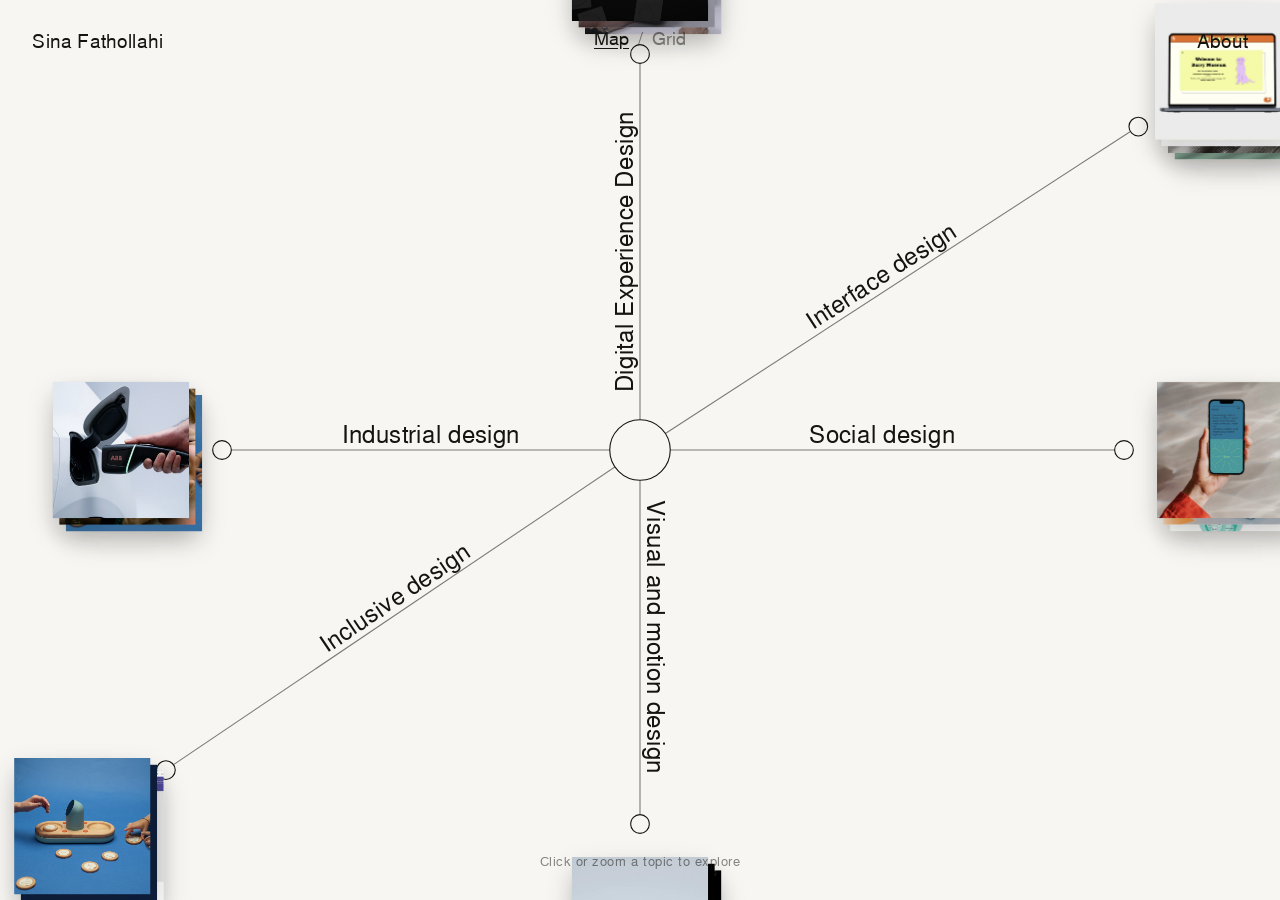
<file: index.html>
<!DOCTYPE html>
<html lang="en">
  <head>
    <meta charset="UTF-8" />
    <meta name="viewport" content="width=device-width, initial-scale=1.0" />
    <meta name="description" content="Sina portfolio — a map of disciplines. Explore topics to reveal projects." />
    <title>Sina Fathollahi</title>
    <link rel="stylesheet" href="style.css?v=66" />
  </head>
  <body>
    <header class="brand"><a href="#" data-home>Sina Fathollahi</a></header>

    <nav class="viewtoggle" data-viewtoggle aria-label="View">
      <button type="button" data-view="map" class="is-active">Map</button>
      <span>/</span>
      <button type="button" data-view="grid">Grid</button>
    </nav>

    <nav class="topnav" data-topnav aria-label="Sections">
      <button type="button" data-nav="projects">Projects</button>
      <button type="button" data-nav="about">About</button>
      <button type="button" data-nav="contact">Contact</button>
    </nav>

    <main class="stage" data-stage>
      <div class="canvas" data-canvas>
        <svg class="wires" data-wires aria-hidden="true"></svg>
        <div class="hub" data-hub></div>
        <!-- topics, labels and project stacks are injected by main.js -->
      </div>
      <p class="hint" data-hint>Click or zoom a topic to explore</p>
    </main>

    <!-- Grid view -->
    <section class="grid" data-grid>
      <div class="grid__inner" data-grid-inner></div>
    </section>

    <!-- Fullscreen project -->
    <div class="project" data-project hidden>
      <div class="project__tools">
        <button class="project__close" type="button" data-project-close aria-label="Close">
          <svg viewBox="0 0 24 24" width="24" height="24" aria-hidden="true">
            <path d="M5 5 L19 19 M19 5 L5 19" stroke="currentColor" stroke-width="1.3" fill="none" stroke-linecap="round" />
          </svg>
        </button>
        <button class="project__full" type="button" data-project-full aria-label="Toggle full screen">
          <svg viewBox="0 0 24 24" width="24" height="24" aria-hidden="true">
            <path d="M4 9 V4 H9 M15 4 H20 V9 M20 15 V20 H15 M9 20 H4 V15" stroke="currentColor" stroke-width="1.3" fill="none" stroke-linecap="round" stroke-linejoin="round" />
          </svg>
        </button>
        <button class="project__nav" type="button" data-project-prev aria-label="Previous project">
          <svg viewBox="0 0 24 24" width="24" height="24" aria-hidden="true">
            <path d="M11 6 L5 12 L11 18 M5 12 H19" stroke="currentColor" stroke-width="1.3" fill="none" stroke-linecap="round" stroke-linejoin="round" />
          </svg>
        </button>
        <button class="project__nav" type="button" data-project-next aria-label="Next project">
          <svg viewBox="0 0 24 24" width="24" height="24" aria-hidden="true">
            <path d="M13 6 L19 12 L13 18 M19 12 H5" stroke="currentColor" stroke-width="1.3" fill="none" stroke-linecap="round" stroke-linejoin="round" />
          </svg>
        </button>
      </div>
      <div class="project__grid">
        <div class="project__media" data-project-media></div>
        <div class="project__meta">
          <p class="project__field" data-project-field></p>
          <h1 class="project__title" data-project-title></h1>
          <div class="project__desc" data-project-desc></div>
        </div>
      </div>
    </div>

    <!-- About -->
    <section class="about" data-about hidden>
      <button class="about__close" type="button" data-about-close aria-label="Close">
        <svg viewBox="0 0 24 24" width="24" height="24" aria-hidden="true">
          <path d="M5 5 L19 19 M19 5 L5 19" stroke="currentColor" stroke-width="1.3" fill="none" stroke-linecap="round" />
        </svg>
      </button>
      <div class="about__grid">
        <figure class="about__photo">
          <img src="about/portrait.jpg?v=1" alt="Sina Fathollahi" />
        </figure>
        <div class="about__text">
          <p class="about__label">About</p>
          <h1 class="about__title">Product &amp; UX Designer</h1>
          <div class="about__bio">
            <p>I am a UX and product designer with a Master’s in Industrial Design and currently completing a Master’s in Digital Experience Design at ECAL.</p>
            <p>My focus is on designing clear, useful, and engaging digital experiences. Working across different areas of design has given me a <span class="about__skills" tabindex="0">very particular set of skills<img class="about__skills-gif" src="about/skills.gif?v=1" alt="" aria-hidden="true" /></span> and a broad view of each project—from user research and analytical thinking to interaction design, prototyping, visual communication, and experimentation with code.</p>
            <p>This allows me to understand complex challenges, connect different perspectives, and turn them into thoughtful and feasible digital solutions.</p>
          </div>

          <h3 class="about__heading">Education</h3>
          <ul class="about__list">
            <li><span class="about__row-title">M.A. Digital Experience Design</span><span class="about__row-sub">ECAL, Lausanne · 2025–2026</span></li>
            <li><span class="about__row-title">M.A. Industrial Design — Inclusive Design</span><span class="about__row-sub">FHNW Academy of Art &amp; Design Basel, ICDP · 2022–2025</span></li>
            <li><span class="about__row-title">Technical Bachelor in Industrial Design</span><span class="about__row-sub">Tehran University of Art · 2016–2020</span></li>
          </ul>

          <h3 class="about__heading">Experience</h3>
          <ul class="about__list">
            <li><span class="about__row-title">Freelance Product and UX Designer</span><span class="about__row-sub">Independent · 2020–2025</span></li>
            <li><span class="about__row-title">Product Design Intern</span><span class="about__row-sub">Tribecraft AG, Zurich · 2024</span></li>
            <li><span class="about__row-title">Co-op Project Designer</span><span class="about__row-sub">ABB Research Center, Baden · 2023–2024</span></li>
            <li><span class="about__row-title">UX &amp; Product Design Intern</span><span class="about__row-sub">Vala Design Studio, Tehran · 2020–2021</span></li>
            <li><span class="about__row-title">Co-founder &amp; Designer</span><span class="about__row-sub">Dan Gift Studio, Tehran · 2019–2020</span></li>
          </ul>

          <h3 class="about__heading">Contact</h3>
          <ul class="about__list about__contact">
            <li><span class="about__row-sub">Email</span><a href="mailto:sina.fathollahi@outlook.com">sina.fathollahi@outlook.com</a></li>
            <li><span class="about__row-sub">Location</span><span class="about__row-title">Basel / Lausanne, Switzerland</span></li>
            <li><span class="about__row-sub">LinkedIn</span><span class="about__row-title">Sina Fathollahi</span></li>
          </ul>
        </div>
      </div>
    </section>

    <script src="projects-data.js?v=23"></script>
    <script src="main.js?v=80"></script>
  </body>
</html>
</file>
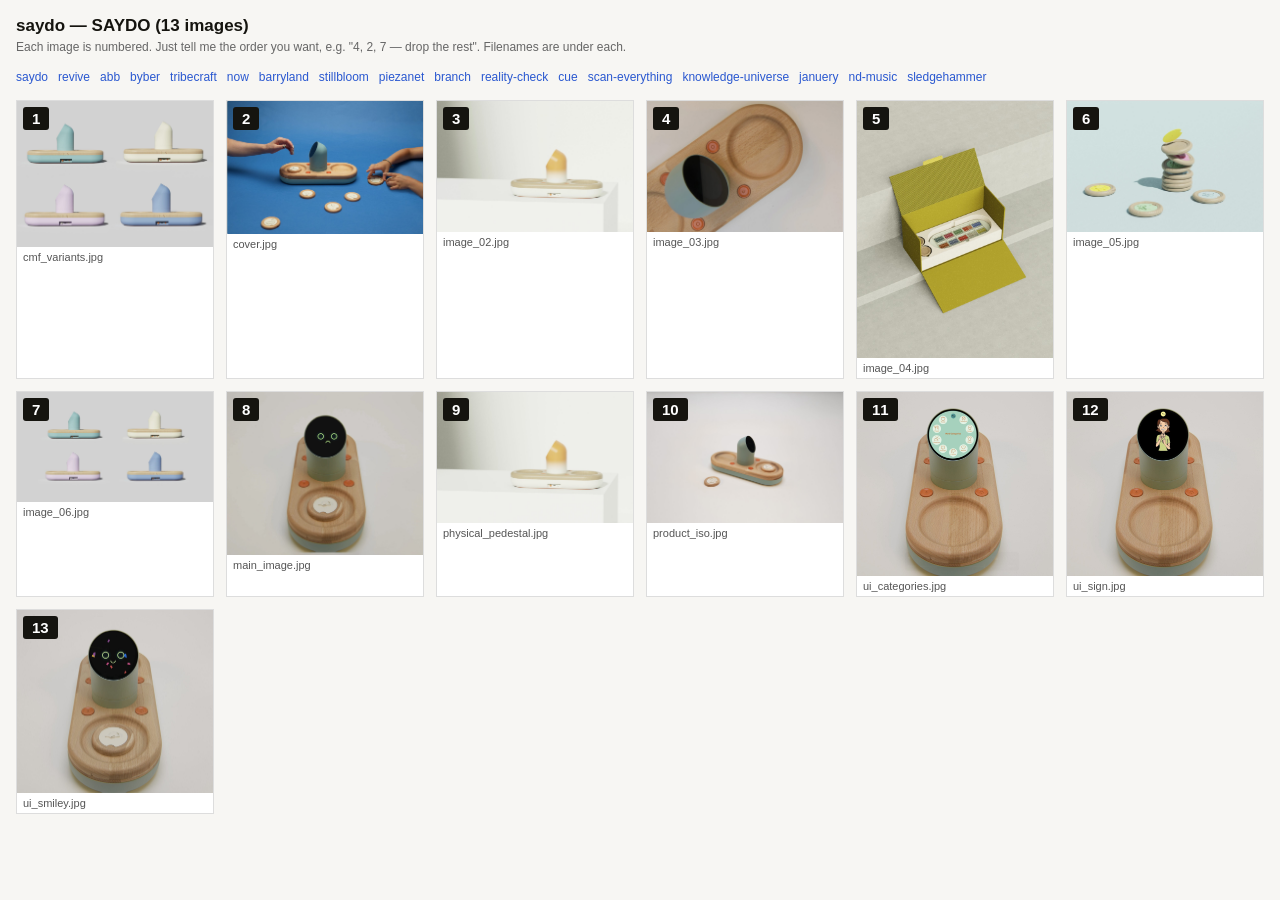
<file: contact-sheet.html>
<!DOCTYPE html>
<html>
<head>
<meta charset="UTF-8">
<meta name="viewport" content="width=device-width, initial-scale=1.0">
<title>Contact sheet</title>
<style>
  body { font-family: -apple-system, sans-serif; background: #f7f6f3; color: #15140f; margin: 0; padding: 16px 16px 60px; }
  h1 { font-size: 17px; margin: 0 0 4px; }
  .hint { font-size: 12px; color: #666; margin: 0 0 16px; }
  .nav { font-size: 12px; margin: 0 0 16px; }
  .nav a { margin-right: 10px; color: #2a58d0; text-decoration: none; }
  .sheet { display: grid; grid-template-columns: repeat(auto-fill, minmax(180px, 1fr)); gap: 12px; }
  .it { position: relative; background: #fff; border: 1px solid #ddd; }
  .it img { width: 100%; display: block; }
  .n { position: absolute; top: 6px; left: 6px; background: #15140f; color: #fff; font-size: 15px; font-weight: 700; padding: 3px 9px; border-radius: 3px; }
  .f { font-size: 11px; color: #555; padding: 4px 6px; word-break: break-all; }
</style>
</head>
<body>
<h1 id="t"></h1>
<p class="hint">Each image is numbered. Just tell me the order you want, e.g. "4, 2, 7 — drop the rest". Filenames are under each.</p>
<div class="nav" id="nav"></div>
<div class="sheet" id="s"></div>
<script>
(async () => {
  const data = await (await fetch('allimages.json?cb=' + Date.now())).json();
  const key = new URLSearchParams(location.search).get('p') || Object.keys(data)[0];
  document.getElementById('nav').innerHTML = Object.keys(data).map(k =>
    '<a href="?p=' + k + '">' + k + '</a>').join('');
  const p = data[key];
  document.getElementById('t').textContent = key + ' — ' + p.title + ' (' + p.images.length + ' images)';
  document.getElementById('s').innerHTML = p.images.map((src, i) =>
    '<div class="it"><span class="n">' + (i + 1) + '</span><img loading="lazy" src="' + src + '"><div class="f">' + src.split('/').pop() + '</div></div>'
  ).join('');
})();
</script>
</body>
</html>
</file>
<file: style.css>
@font-face {
  font-family: "Nimbus Sans L";
  src: url("fonts/NimbusSanL-Regu.ttf") format("truetype");
  font-weight: 400; font-style: normal; font-display: swap;
}
@font-face {
  font-family: "Nimbus Sans L";
  src: url("fonts/NimbusSanL-Bold.ttf") format("truetype");
  font-weight: 700; font-style: normal; font-display: swap;
}
@font-face {
  font-family: "Nimbus Sans L";
  src: url("fonts/NimbusSanL-ReguItal.ttf") format("truetype");
  font-weight: 400; font-style: italic; font-display: swap;
}

:root {
  --bg: #f7f6f3;          /* near-white paper */
  --ink: #15140f;         /* black */
  --line: rgba(21, 20, 15, 0.55);   /* thin spoke lines */
  --muted: rgba(21, 20, 15, 0.5);
}

* { box-sizing: border-box; }

html { font-size: 18px; }      /* root size — bumps every rem-based text up */
html, body {
  margin: 0;
  height: 100%;
  overflow: hidden;
  overscroll-behavior: none;
}
body {
  background: var(--bg);
  color: var(--ink);
  font-family: "Nimbus Sans L", Helvetica, Arial, sans-serif;
  font-size: 18px;       /* bumped up — everything scales from here */
  -webkit-font-smoothing: antialiased;
}
a { color: inherit; text-decoration: none; }
::selection { background: var(--ink); color: var(--bg); }

/* ── Brand ── */
.brand {
  position: fixed;
  top: 1.6rem;
  left: 1.8rem;
  z-index: 50;          /* above the grid view so the name stays visible there too */
}
.brand a {
  font-size: 1.05rem;
  font-weight: 400;
  letter-spacing: 0.01em;
}

/* ── View toggle (Map / Grid) ── */
.viewtoggle {
  position: fixed;
  top: 1.5rem;
  left: 50%;
  transform: translateX(-50%);
  z-index: 50;
  display: flex;
  align-items: center;
  gap: 0.5rem;
  font-size: 1rem;
}
.viewtoggle span { color: var(--muted); }
.viewtoggle button {
  border: 0;
  background: none;
  font: inherit;
  color: var(--muted);
  cursor: pointer;
  padding: 0;
  transition: color 0.25s ease;
}
.viewtoggle button:hover { color: var(--ink); }
.viewtoggle button.is-active { color: var(--ink); text-decoration: underline; text-underline-offset: 3px; }

/* ── Top-right nav (Projects / About / Contact) — plain text, no extra style ── */
.topnav {
  position: fixed;
  top: 1.6rem;
  right: 1.8rem;
  z-index: 50;
  display: flex;
  gap: 1.5rem;
  font-size: 1.05rem;
}
.topnav button {
  border: 0; background: none; font: inherit; color: var(--ink);
  cursor: pointer; padding: 0;
  transition: color 0.2s ease;
}
.topnav button:hover { color: var(--muted); }
.topnav button[data-nav="projects"], .topnav button[data-nav="contact"] { display: none; }  /* keep only About */

/* ── Grid view ── full-screen, responsive, rows stretch to fill the viewport */
.grid {
  display: none;
  position: fixed;
  inset: 0;
  z-index: 40;
  overflow-y: auto;
  background: var(--bg);
  padding-top: 4.6rem;          /* match the space above the top-bar text below it too */
}
body.view-grid .grid { display: flex; flex-direction: column; }
body.view-grid .stage,
body.view-grid .hint { display: none; }

.grid__inner {
  flex: 1 0 auto;               /* fill the remaining height under the toggle */
  display: grid;
  grid-template-columns: repeat(auto-fill, minmax(max(220px, 24%), 1fr));  /* ≤ 4 columns */
  grid-auto-rows: minmax(200px, 1fr);   /* few rows → stretch to fill; many → scroll */
  gap: 0;
  background: var(--bg);
  border-top: 1px solid var(--ink);
  border-left: 1px solid var(--ink);
}
.cell {
  position: relative;
  display: block;
  padding: 0;
  margin: 0;
  /* the only "space" — thin black lines between cells */
  border: 0;
  border-right: 1px solid var(--ink);
  border-bottom: 1px solid var(--ink);
  background: var(--bg);
  min-height: 200px;
  overflow: hidden;
  cursor: pointer;
}
.cell img { width: 100%; height: 100%; object-fit: cover; display: block; }
.cell__name {
  position: absolute;
  left: 0;
  bottom: 0;
  background: #fff;               /* slim white box */
  color: var(--ink);
  font-size: 0.72rem;
  letter-spacing: 0.01em;
  padding: 0.28rem 0.6rem;
  max-width: 100%;
  white-space: nowrap;
  overflow: hidden;
  text-overflow: ellipsis;
}

/* ── Stage / canvas ── */
.stage {
  position: fixed;
  inset: 0;
  overflow: hidden;
  cursor: grab;
  touch-action: none;
  user-select: none;
  background: var(--bg);
}
.stage.is-dragging { cursor: grabbing; }

.canvas {
  position: absolute;
  top: 0; left: 0;
  width: 2900px;                 /* must match CANVAS_W/H in main.js for correct centering */
  height: 2100px;
  transform-origin: 0 0;
  will-change: transform;
}

/* ── Wires (spokes) ── */
.wires { position: absolute; inset: 0; width: 100%; height: 100%; pointer-events: none; overflow: visible; }
.wires line {
  stroke: var(--line);
  stroke-width: 1;
  vector-effect: non-scaling-stroke;   /* keep 1px crisp at any zoom */
}
.wires line.connect { stroke: var(--ink); stroke-dasharray: 4 4; }
/* sub-spokes branch off each topic tip — fade in with zoom via inherited --sep */
/* sub-spokes GROW outward in step with the zoom (--sep): the line draws from the
   node and reaches the photo just as it finishes sliding out. */
.wires line.subwire {
  stroke: var(--line);
  stroke-dasharray: 1;                          /* pathLength="1" → dash math runs 0..1 */
  stroke-dashoffset: calc(1 - var(--sep, 0));   /* sep 0 → undrawn, sep 1 → fully drawn */
}

/* ── Hub ── */
.hub {
  position: absolute;
  width: 56px;
  height: 56px;
  border: 1px solid var(--ink);
  border-radius: 50%;
  background: var(--bg);
  transform: translate(-50%, -50%);
  z-index: 6;
  cursor: pointer;
}
.hub__label {
  position: absolute;
  top: calc(100% + 0.55rem);
  left: 50%;
  transform: translateX(-50%);
  font-size: 0.78rem;
  letter-spacing: 0.01em;
  white-space: nowrap;
}

/* ── Topic endpoint dots ── */
.node {
  position: absolute;
  width: 18px;
  height: 18px;
  border: 1px solid var(--ink);
  border-radius: 50%;
  background: var(--bg);
  transform: translate(-50%, -50%);
  cursor: pointer;
  z-index: 7;
  transition: background 0.3s ease;
}
.node.is-pinned { background: var(--ink); }
.node.dim { opacity: 0.28; }

/* ── Spoke labels — always horizontal (up is up), set OFF the line, above it.
   The exact anchor transform is set per-label by JS. ── */
.label {
  position: absolute;
  z-index: 14;                   /* always above the photo stacks */
  padding: 1px 5px;
  border: 0;
  background: none;              /* no fill behind the label text */
  font-family: inherit;
  font-size: 1.2rem;             /* bigger discipline labels */
  letter-spacing: 0.01em;
  color: var(--ink);
  white-space: nowrap;
  cursor: pointer;
  display: inline-flex;
  align-items: center;
  gap: 0.35rem;
  opacity: 0;
  transition: opacity 0.4s ease;
}
.label.in { opacity: 1; }
/* text appears only once the photos have reached full separation (last stretch of --sep) */
.label--sub { font-size: 0.95rem; color: var(--muted); opacity: calc((var(--sep, 0) - 0.82) / 0.18); pointer-events: none; cursor: default; transition: none; }
/* the tip dot fades in as its line finishes drawing */
.node--sub { width: 12px; height: 12px; opacity: calc((var(--sep, 0) - 0.85) / 0.15); pointer-events: none; transition: background 0.3s ease; }
.label__tri {                      /* the ▷ marker, shown when open */
  width: 0; height: 0;
  border-top: 4px solid transparent;
  border-bottom: 4px solid transparent;
  border-left: 6px solid var(--ink);
  opacity: 0;
  transition: opacity 0.3s ease;
}
.label.is-open .label__tri { opacity: 1; }

/* ── Project photos ──
   One photo per project. Each rests piled at its discipline node when zoomed
   out (--sep 0) and slides out to the tip of its own sub-spoke (--ddx,--ddy,
   set per photo in JS) as you zoom in (--sep → 1). Hovering one dims the rest. */
.canvas { --sep: 0; }
.branchset { display: contents; }   /* no box of its own; children sit on the canvas */

.photo {
  position: absolute;
  width: 124px;
  aspect-ratio: 1 / 1;
  padding: 0;
  border: 0;
  overflow: hidden;
  background: rgba(0,0,0,0.05);
  box-shadow: 0 10px 24px rgba(21,20,15,0.14);
  cursor: pointer;
  z-index: calc(12 - var(--i));   /* keep below labels (z14); first photo on top */
  transform: translate(-50%, -50%)
    translate(
      calc(var(--ddx, 0) * 1px * var(--sep)),
      calc(var(--ddy, 0) * 1px * var(--sep))
    );
  transition: opacity 0.3s ease, box-shadow 0.3s ease;
}
.photo img { width: 100%; height: 100%; object-fit: cover; pointer-events: none; }
/* hover one project → dim the others to focus it */
.branchset:hover .photo { opacity: 0.25; }
.branchset:hover .photo:hover {
  opacity: 1;
  z-index: 30;
  box-shadow: 0 18px 40px rgba(21,20,15,0.28);
}
/* project open (desktop): spotlight the selected project, dim the rest;
   hovering any still brings it fully back, as usual */
.canvas.is-projectview .photo { opacity: 0.22; }
.canvas.is-projectview .photo.is-selected { opacity: 1; }
.canvas.is-projectview .photo:hover { opacity: 1; }

/* ── Minimal hint ── */
.hint {
  position: fixed;
  left: 50%;
  bottom: 1.7rem;
  transform: translateX(-50%);
  z-index: 20;
  margin: 0;
  font-size: 0.72rem;
  letter-spacing: 0.04em;
  color: var(--muted);
  pointer-events: none;
  transition: opacity 0.6s ease;
}
.hint.is-hidden { opacity: 0; }

/* ── Fullscreen project ── */
.project {
  position: fixed; inset: 0; z-index: 60;
  --pad-x: clamp(2rem, 4vw, 4rem);    /* panel side padding — also where the photo column begins */
  background: transparent;             /* left gutter stays see-through onto the map */
  pointer-events: none;               /* clicks in the gutter fall through to the map */
  opacity: 0;
  transform: scale(1.04);
  transform-origin: center;
  transition: opacity 0.45s ease, transform 0.5s cubic-bezier(0.22, 1, 0.36, 1);
}
.project[hidden] { display: none; }
.project.in { opacity: 1; transform: scale(1); }      /* simple entry (grid view) */

/* ── Shared-element morph (clicking a photo on the map) ── */
.hero-clone {
  position: fixed;
  z-index: 70;
  background-size: cover;
  background-position: center;
  pointer-events: none;
  box-shadow: 0 16px 40px rgba(21, 20, 15, 0.14);
}
.hero-clone.morph {
  transition: left 0.6s cubic-bezier(0.22, 1, 0.36, 1),
              top 0.6s cubic-bezier(0.22, 1, 0.36, 1),
              width 0.6s cubic-bezier(0.22, 1, 0.36, 1),
              height 0.6s cubic-bezier(0.22, 1, 0.36, 1);
}
/* Phase 1 — page visible but transparent; only the morphing clone shows over the map */
.project.is-entering {
  opacity: 1;
  transform: none;
  transition: none;
}
.project.is-entering .project__grid { background: transparent; border-left-color: transparent; }
.project.is-entering [data-project-media] img,
.project.is-entering .project__meta,
.project.is-entering .project__close { opacity: 0; }
/* Phase 2 — fill the panel, hand off to the real hero, then build the content */
.project.is-open {
  opacity: 1;
  transform: none;
}
.project.is-open .project__grid {
  background: var(--bg);
  border-left-color: var(--ink);
  transition: background 0.45s ease, border-left-color 0.45s ease,
              width 0.45s cubic-bezier(0.22, 1, 0.36, 1);
}
.project.is-open [data-project-media] img:first-child { opacity: 1; }   /* matches the clone */
.project.is-open .project__close { opacity: 1; transition: opacity 0.4s ease 0.2s; }
.project.is-open .project__meta,
.project.is-open [data-project-media] img:not(:first-child) {
  opacity: 1;
  transition: opacity 0.5s ease 0.18s;
}
.project__tools {
  /* left edge lines up with the photo column (panel left + side padding); the
     -0.3rem cancels the buttons' own padding so the icon sits on that line */
  position: fixed; top: 1.5rem; left: calc(25vw + var(--pad-x) - 0.3rem); z-index: 2;
  display: flex; gap: 0.5rem;
  pointer-events: auto;               /* stays clickable even though the gutter doesn't */
  transition: left 0.45s cubic-bezier(0.22, 1, 0.36, 1);
}
.project.is-full .project__tools { left: calc(var(--pad-x) - 0.3rem); }   /* panel fills the screen */
.project__tools button {
  border: 0; background: none; padding: 0.3rem; line-height: 0;
  cursor: pointer; color: var(--ink);
  opacity: 0.65; transition: opacity 0.2s ease;
  /* paper-coloured halo — invisible on the bg, keeps icons visible over dark images */
  filter: drop-shadow(0 0 3px var(--bg)) drop-shadow(0 0 2px var(--bg));
}
.project__tools button:hover { opacity: 1; }
.project__tools svg { display: block; }
/* map-opened project shows the full-screen toggle; grid-opened shows prev/next */
.project__nav { display: none; }
.project.from-grid .project__full { display: none; }
.project.from-grid .project__nav { display: block; }
.project.is-full .project__nav { display: block; }  /* full screen (incl. map mode) shows prev/next */
/* full-screen project — panel covers the whole viewport, no map gutter / divider */
.project.is-full .project__grid { width: 100%; border-left: 0; }
.project__grid {
  height: 100%;
  width: 75vw;                        /* the panel takes 3/4 of the screen, map gets the rest */
  margin-left: auto;                  /* leaves a transparent map gutter on the left */
  background: var(--bg);
  border-left: 1px solid var(--ink);  /* thin divider between map (left) and project (right) */
  pointer-events: auto;               /* the panel itself captures clicks */
  display: grid;
  grid-template-columns: 1.4fr 1fr;
  grid-template-rows: minmax(0, 1fr); /* each column bounded to the panel height, scrolls on its own */
  gap: clamp(1.5rem, 5vw, 5rem);
  padding: 0 var(--pad-x);            /* no vertical padding — columns run full height */
  overflow: hidden;
}
/* each column scrolls independently, edge to edge; the vertical padding lives
   INSIDE the scroll so content starts below the toolbar but can scroll all the
   way to the top/bottom of the browser before it disappears */
.project__media, .project__meta {
  min-height: 0; overflow-y: auto; overscroll-behavior: contain;
  padding-block: clamp(4rem, 8vw, 7rem);
  scrollbar-width: none;              /* hide the scrollbars, keep the scroll */
}
.project__media::-webkit-scrollbar, .project__meta::-webkit-scrollbar { width: 0; height: 0; }
.project__media { display: block; }   /* block, not flex — flex breaks aspect-ratio on the video boxes */
.project__media > * + * { margin-top: 0.9rem; }
.project__media img { width: 100%; display: block; box-shadow: 0 16px 40px rgba(21,20,15,0.14); }
/* Vimeo video box — sits where images sit, same shadow; sized by aspect */
.project__video {
  position: relative; width: 100%; background: #000; overflow: hidden;
  box-shadow: 0 16px 40px rgba(21, 20, 15, 0.14);
}
.project__video iframe { position: absolute; inset: 0; width: 100%; height: 100%; border: 0; display: block; }
/* fallback aspect — the exact ratio is set inline from the real Vimeo size */
.project__video--wide { aspect-ratio: 16 / 9; }
.project__video--square { aspect-ratio: 1 / 1; }
.project__video--portrait { aspect-ratio: 9 / 16; max-width: 360px; margin-inline: auto; }
/* consecutive vertical stories sit side by side in a row on wide screens */
.project__video-row { display: flex; gap: 0.9rem; align-items: flex-start; }
.project__video-row .project__video { flex: 1 1 0; max-width: none; margin-inline: 0; }
.project__meta { align-self: stretch; }
.project__field { margin: 0 0 0.7rem; font-size: 0.78rem; letter-spacing: 0.04em; color: var(--muted); }
.project__title { margin: 0 0 1.3rem; font-size: clamp(1.8rem, 4vw, 3rem); font-weight: 500; line-height: 1.05; letter-spacing: -0.01em; }
.project__desc { margin: 0; font-size: 1rem; line-height: 1.6; max-width: 46ch; color: rgba(21,20,15,0.8); }
.project__desc p { margin: 0 0 1rem; }
.project__metaline { font-size: 0.78rem; letter-spacing: 0.04em; text-transform: uppercase; color: var(--muted); }
.project__lead { font-size: 1.08rem; color: var(--ink); }
.project__desc h3 {
  margin: 1.6rem 0 0.4rem;
  font-size: 0.72rem;
  font-weight: 600;
  letter-spacing: 0.08em;
  text-transform: uppercase;
  color: var(--ink);
}

/* ── About page (same visual language as the project view) ── */
.about {
  position: fixed; inset: 0; z-index: 60;
  background: var(--bg);
  overflow-y: auto;
  opacity: 0; transform: scale(1.02);
  transition: opacity 0.4s ease, transform 0.5s cubic-bezier(0.22, 1, 0.36, 1);
}
.about[hidden] { display: none; }
.about.in { opacity: 1; transform: none; }
.about__close {
  position: fixed; top: 1.5rem; left: calc(50% - min(46vw, 620px) + 0.3rem); z-index: 2;
  border: 0; background: none; padding: 0.3rem; line-height: 0; cursor: pointer;
  color: var(--ink); opacity: 0.65; transition: opacity 0.2s ease;
}
.about__close:hover { opacity: 1; }
.about__close svg { display: block; }
.about__grid {
  max-width: min(92vw, 1240px);
  margin: 0 auto;
  padding: clamp(4.5rem, 9vw, 7.5rem) 0 clamp(3rem, 6vw, 5rem);
  display: grid;
  grid-template-columns: minmax(260px, 38%) 1fr;
  gap: clamp(2rem, 5vw, 4.5rem);
  align-items: start;
}
.about__photo { margin: 0; position: sticky; top: clamp(4.5rem, 9vw, 7.5rem); }
.about__photo img {
  width: 100%; display: block; aspect-ratio: 1109 / 1600; object-fit: cover;
  box-shadow: 0 16px 40px rgba(21, 20, 15, 0.14);
}
.about__label { margin: 0 0 0.7rem; font-size: 0.78rem; letter-spacing: 0.04em; text-transform: uppercase; color: var(--muted); }
.about__title { margin: 0 0 1.3rem; font-size: clamp(1.8rem, 4vw, 3rem); font-weight: 500; line-height: 1.05; letter-spacing: -0.01em; }
.about__lead { margin: 0 0 2.4rem; font-size: 1.08rem; line-height: 1.6; max-width: 46ch; color: var(--ink); }
.about__bio { margin: 0 0 2.4rem; max-width: 46ch; }
.about__bio p { margin: 0 0 1rem; font-size: 1.05rem; line-height: 1.6; color: var(--ink); }
.about__bio p:first-child { font-size: 1.08rem; }
/* the "very particular set of skills" easter egg */
.about__skills {
  position: relative; text-decoration: underline; text-underline-offset: 3px;
  text-decoration-thickness: 1px; cursor: help;
}
.about__skills-gif {
  position: absolute; left: 0; bottom: 100%;
  width: 190px; max-width: 60vw; height: auto; display: block;
  margin-bottom: 10px; border-radius: 5px; box-shadow: 0 18px 44px rgba(21, 20, 15, 0.32);
  opacity: 0; visibility: hidden; transform: translateY(6px) scale(0.97);
  transition: opacity 0.2s ease, transform 0.2s ease; pointer-events: none; z-index: 6;
}
.about__skills:hover .about__skills-gif,
.about__skills:focus .about__skills-gif,
.about__skills:focus-visible .about__skills-gif {
  opacity: 1; visibility: visible; transform: translateY(0) scale(1);
}
.about__heading {
  margin: 2rem 0 0.8rem; font-size: 0.72rem; font-weight: 600;
  letter-spacing: 0.08em; text-transform: uppercase; color: var(--ink);
}
.about__list { list-style: none; margin: 0; padding: 0; max-width: 52ch; }
.about__list li { margin-bottom: 1rem; }
.about__row-title { display: block; font-size: 1rem; color: var(--ink); }
.about__row-sub { display: block; font-size: 0.88rem; color: var(--muted); letter-spacing: 0.01em; }
.about__contact li { display: grid; grid-template-columns: 6.5rem 1fr; align-items: baseline; gap: 0.6rem; margin-bottom: 0.6rem; }
.about__contact .about__row-sub { text-transform: uppercase; font-size: 0.72rem; letter-spacing: 0.06em; }
.about__contact a { color: var(--ink); text-decoration: none; }
.about__contact a:hover { text-decoration: underline; text-underline-offset: 3px; }

@media (max-width: 760px) {
  html { font-size: 15px; }                  /* scale all rem-based text down for the phone */
  /* top bar: Sina Fathollahi (left) · Map / List (centre) · About (right),
     vertically centred in the header band above the grid line */
  /* all three share the same top, height and flex-centring so their text aligns */
  .brand, .viewtoggle, .topnav { top: 1.75rem; height: 1.2rem; display: flex; align-items: center; }
  .brand { left: 1rem; }
  .brand a { font-size: 0.9rem; line-height: 1; }
  .viewtoggle { left: 50%; right: auto; transform: translateX(-50%); font-size: 0.9rem; gap: 0.4rem; }
  .viewtoggle button[data-view="grid"] { font-size: 0; }            /* swap "Grid" → "List" on phones */
  .viewtoggle button[data-view="grid"]::after { content: "List"; font-size: 0.9rem; }
  .topnav { right: 1rem; left: auto; gap: 1rem; font-size: 0.9rem; }
  .topnav button[data-nav="projects"], .topnav button[data-nav="contact"] { display: none; }  /* show only About */
  .label { font-size: 1.05rem; }             /* discipline labels */
  .label--sub { font-size: 0.85rem; }        /* project labels */
  .photo { width: 116px; }
  /* phone Grid view → a single-column list */
  .grid__inner { grid-template-columns: 1fr; grid-auto-rows: auto; border-left: 0; }
  .cell { min-height: 0; aspect-ratio: 3 / 2; border-right: 0; }
  /* phone: full-screen page, no map gutter / divider; single scroll (stacked) */
  .project__grid {
    grid-template-columns: 1fr;
    grid-template-rows: none;
    width: 100%; margin-left: 0; border-left: 0;
    overflow-y: auto;
    padding: clamp(4rem, 8vw, 7rem) var(--pad-x);
  }
  .project__media, .project__meta { overflow: visible; min-height: auto; padding-block: 0; }
  /* phone: stack the vertical-stories row instead of squeezing them side by side */
  .project__video-row { flex-direction: column; }
  .project__video-row .project__video--portrait { max-width: 360px; margin-inline: auto; }
  .project { pointer-events: auto; --pad-x: 1.4rem; }
  .project__tools { top: 1rem; left: calc(var(--pad-x) - 0.3rem); }
  .project__full { display: none; }   /* phone page is already full screen */
  .project__nav { display: block; }   /* prev/next always available on phones (map- or list-opened) */
  /* phone: show the text first, then the images */
  .project__meta { order: -1; position: static; align-self: stretch; }
  .project__media { order: 0; }
  /* About: stack photo over text, full width */
  .about__grid {
    grid-template-columns: 1fr;
    gap: 1.6rem;
    max-width: 100%;
    padding: 4rem 1.4rem 3rem;
  }
  .about__photo { position: static; max-width: 300px; }
  .about__close { top: 1rem; left: 1rem; }
  .about__skills { text-decoration: none; }          /* no hover on touch */
  .about__skills-gif { display: none; }              /* hover-only easter egg; would overflow on phones */
}
@media (prefers-reduced-motion: reduce) {
  * { transition-duration: 0.01ms !important; }
}
</file>
